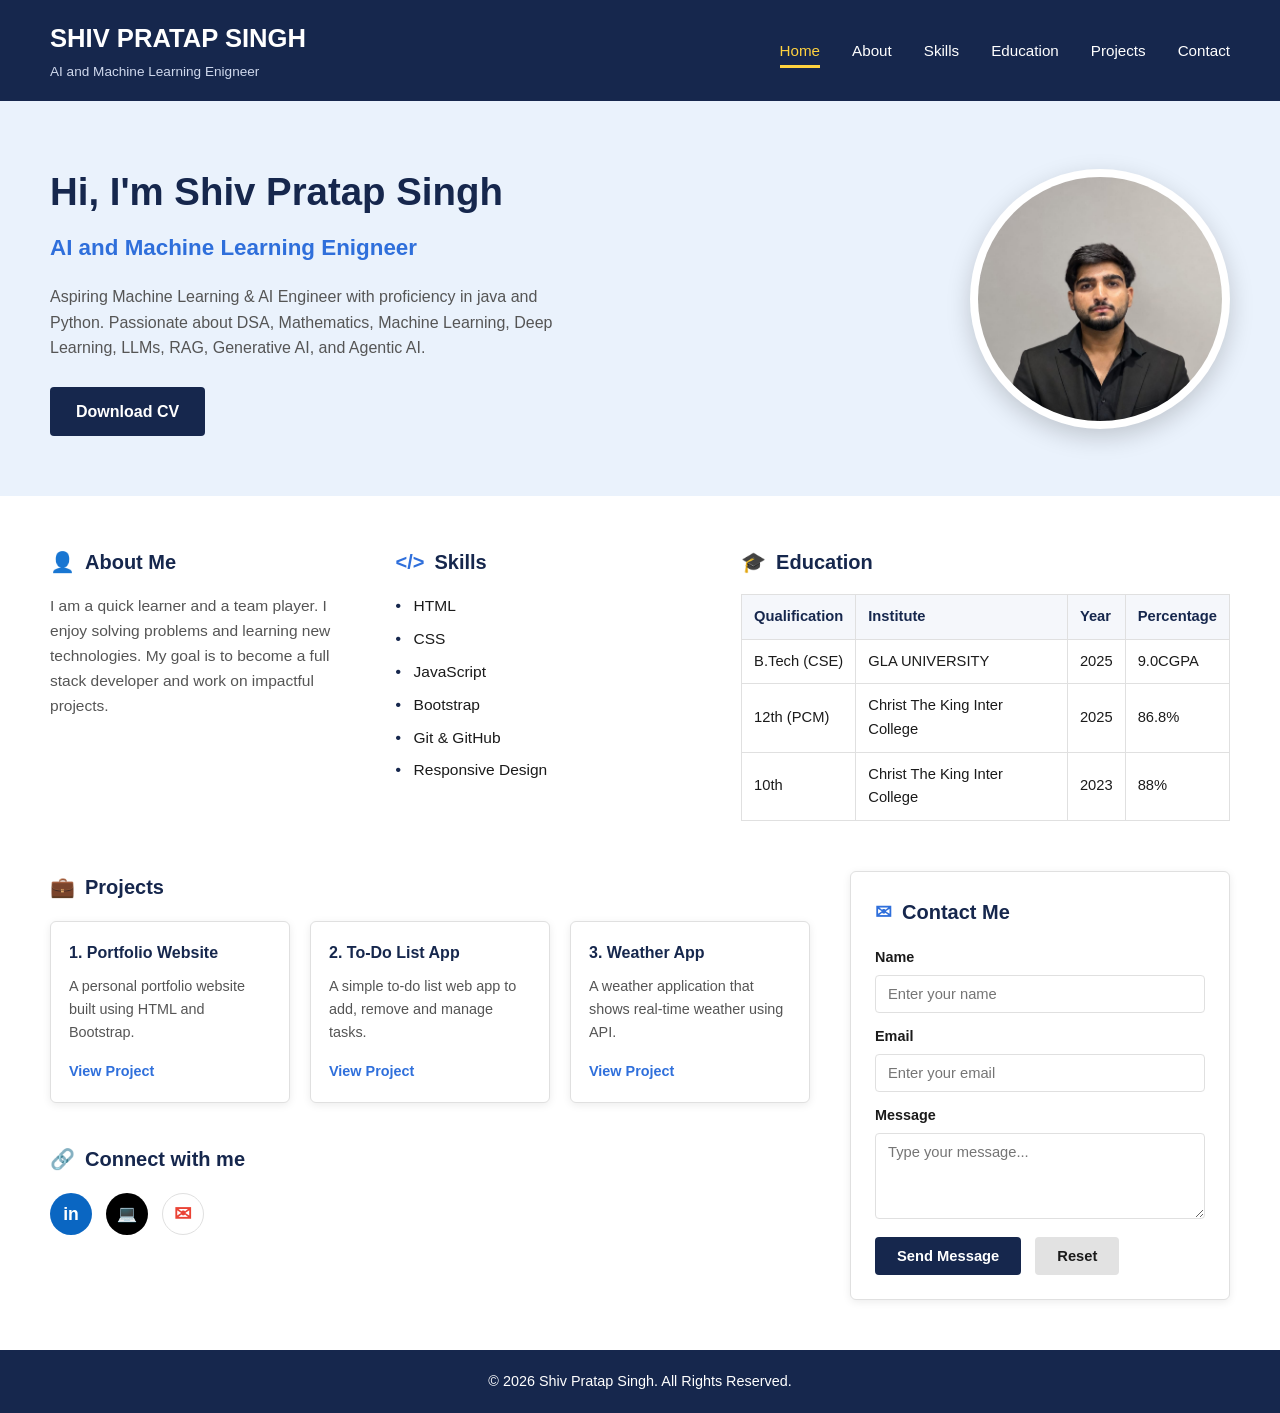
<file: index.html>
<!DOCTYPE html>
<html lang="en">
<head>
<meta charset="UTF-8">
<meta name="viewport" content="width=device-width, initial-scale=1.0">
<title>Shiv Pratap Singh | Web Developer Portfolio</title>
<link rel="stylesheet" href="style.css">
</head>
<body>

  <!-- ===== Header / Navbar ===== -->
  <header class="navbar">
    <div class="brand">
      <h1>SHIV PRATAP SINGH</h1>
      <p>AI and Machine Learning Enigneer</p>
    </div>
    <nav class="nav-links">
      <ul>
        <li><a href="#home" class="active">Home</a></li>
        <li><a href="#about">About</a></li>
        <li><a href="#skills">Skills</a></li>
        <li><a href="#education">Education</a></li>
        <li><a href="#projects">Projects</a></li>
        <li><a href="#contact">Contact</a></li>
      </ul>
    </nav>
  </header>

  <!-- ===== Hero Section ===== -->
  <section id="home" class="hero">
    <div class="hero-text">
      <h2>Hi, I'm Shiv Pratap Singh</h2>
      <h3>AI and Machine Learning Enigneer</h3>
      <p>
        Aspiring Machine Learning & AI Engineer with proficiency in java and Python. Passionate about DSA, Mathematics, Machine Learning, Deep Learning, LLMs, RAG, Generative AI, and Agentic AI.
      </p>
      <a href="#" class="btn-download">Download CV</a>
    </div>
    <div class="hero-image">
      <div class="profile-frame">
        <div class="profile-avatar">
          <img src="image.png" alt="Shiv Pratap Singh">
          
        </div>
      </div>
    </div>
  </section>

  <!-- ===== Main Content ===== -->
  <main>

    <!-- About / Skills / Education Row -->
    <section class="info-grid">

      <!-- About Me -->
      <div id="about" class="info-card">
        <h2><span class="icon">&#128100;</span> About Me</h2>
        <p>
          I am a quick learner and a team player. I enjoy solving problems
          and learning new technologies. My goal is to become a full stack
          developer and work on impactful projects.
        </p>
      </div>

      <!-- Skills -->
      <div id="skills" class="info-card">
        <h2><span class="icon">&#60;/&#62;</span> Skills</h2>
        <ul class="skills-list">
          <li>HTML</li>
          <li>CSS</li>
          <li>JavaScript</li>
          <li>Bootstrap</li>
          <li>Git &amp; GitHub</li>
          <li>Responsive Design</li>
        </ul>
      </div>

      <!-- Education -->
      <div id="education" class="info-card education-card">
        <h2><span class="icon">&#127891;</span> Education</h2>
        <table class="education-table">
          <thead>
            <tr>
              <th>Qualification</th>
              <th>Institute</th>
              <th>Year</th>
              <th>Percentage</th>
            </tr>
          </thead>
          <tbody>
            <tr>
              <td>B.Tech (CSE)</td>
              <td>GLA UNIVERSITY</td>
              <td>2025</td>
              <td>9.0CGPA</td>
            </tr>
            <tr>
              <td>12th (PCM)</td>
              <td>Christ The King Inter College</td>
              <td>2025</td>
              <td>86.8%</td>
            </tr>
            <tr>
              <td>10th</td>
              <td>Christ The King Inter College</td>
              <td>2023</td>
              <td>88%</td>
            </tr>
          </tbody>
        </table>
      </div>
    </section>

    <!-- Projects / Contact Row -->
    <section class="projects-contact-grid">

      <!-- Projects -->
      <div id="projects" class="projects-section">
        <h2><span class="icon">&#128188;</span> Projects</h2>
        <div class="projects-row">

          <div class="project-card">
            <h3>1. Portfolio Website</h3>
            <p>A personal portfolio website built using HTML and Bootstrap.</p>
            <a href="#" class="view-project">View Project</a>
          </div>

          <div class="project-card">
            <h3>2. To-Do List App</h3>
            <p>A simple to-do list web app to add, remove and manage tasks.</p>
            <a href="#" class="view-project">View Project</a>
          </div>

          <div class="project-card">
            <h3>3. Weather App</h3>
            <p>A weather application that shows real-time weather using API.</p>
            <a href="#" class="view-project">View Project</a>
          </div>

        </div>

        <!-- Connect With Me -->
        <div class="connect-section">
          <h2><span class="icon">&#128279;</span> Connect with me</h2>
          <div class="social-icons">
            <a href="#" class="social-icon linkedin" aria-label="LinkedIn">in</a>
            <a href="#" class="social-icon github" aria-label="GitHub">&#128187;</a>
            <a href="#" class="social-icon gmail" aria-label="Gmail">&#9993;</a>
          </div>
        </div>
      </div>

      <!-- Contact Me -->
      <div id="contact" class="contact-section">
        <h2><span class="icon">&#9993;</span> Contact Me</h2>
        <form class="contact-form">
          <label for="name">Name</label>
          <input type="text" id="name" name="name" placeholder="Enter your name">

          <label for="email">Email</label>
          <input type="email" id="email" name="email" placeholder="Enter your email">

          <label for="message">Message</label>
          <textarea id="message" name="message" rows="4" placeholder="Type your message..."></textarea>

          <div class="form-buttons">
            <button type="submit" class="btn-send">Send Message</button>
            <button type="reset" class="btn-reset">Reset</button>
          </div>
        </form>
      </div>

    </section>
  </main>

  <!-- ===== Footer ===== -->
  <footer class="footer">
    <p>&copy; 2026 Shiv Pratap Singh. All Rights Reserved.</p>
  </footer>

</body>
</html>
</file>
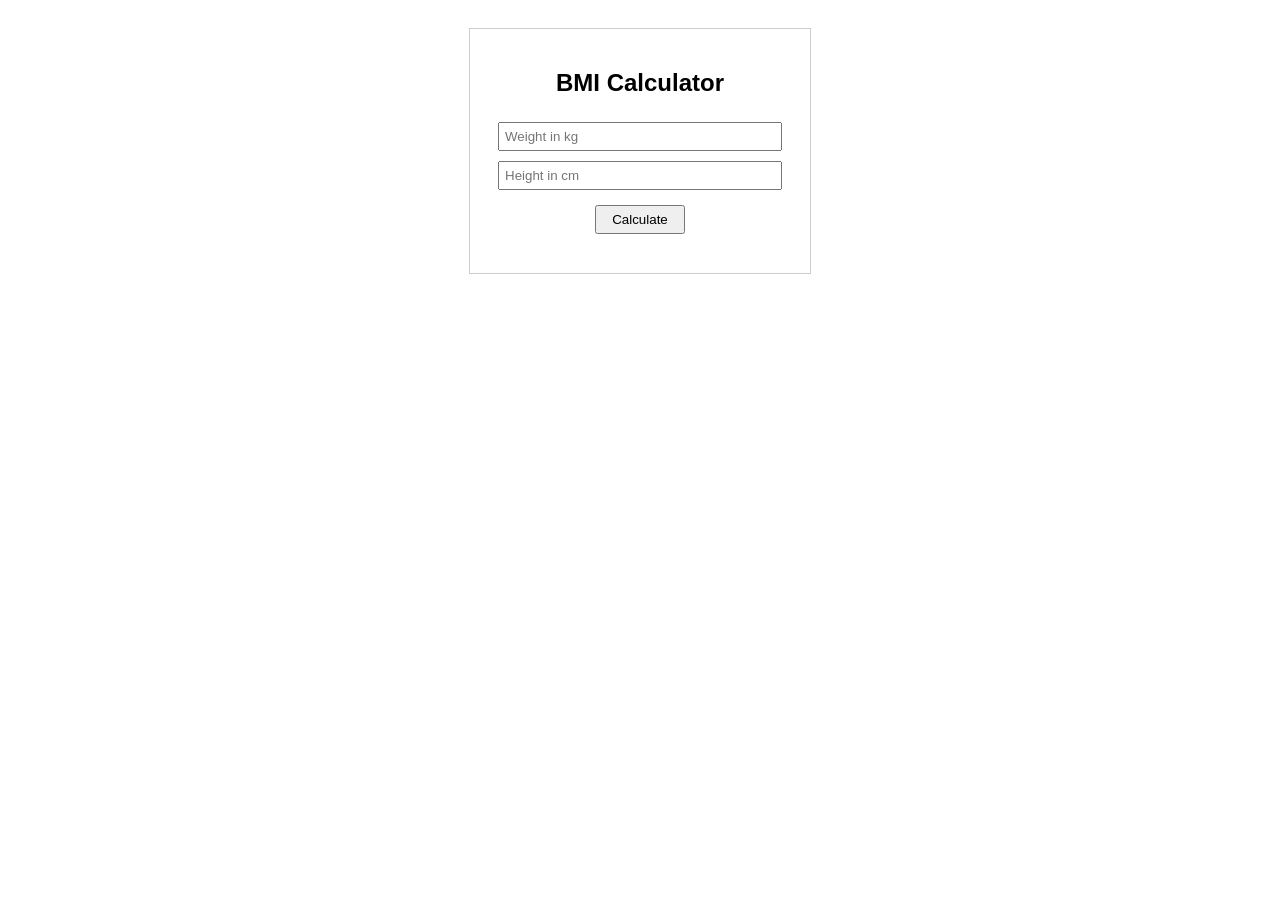
<file: bmi.html>
<!DOCTYPE html>
<html>
<head>
    <title>BMI Calculator</title>
    <style>
        body { font-family: Arial; padding: 20px; text-align: center; }
        .box { border: 1px solid #ccc; padding: 20px; width: 300px; margin: auto; }
        input { margin: 5px; padding: 5px; width: 90%; }
        button { margin-top: 10px; padding: 5px 15px; cursor: pointer; }
    </style>
</head>
<body>
    <div class="box">
        <h2>BMI Calculator</h2>
        <input type="number" id="weight" placeholder="Weight in kg">
        <input type="number" id="height" placeholder="Height in cm">
        <button onclick="calculateBMI()">Calculate</button>
        <h3 id="result"></h3>
    </div>

    <script>
        function calculateBMI() {
            let w = document.getElementById("weight").value;
            let h = document.getElementById("height").value;
            let res = document.getElementById("result");

            if (w == "" || h == "") {
                res.innerHTML = "Please enter both values!";
                return;
            }

            let heightInMeters = h / 100;
            let bmi = (w / (heightInMeters * heightInMeters)).toFixed(1);
            let category = "";

            if (bmi < 18.5) category = "Underweight";
            else if (bmi >= 18.5 && bmi <= 24.9) category = "Normal";
            else category = "Overweight";

            res.innerHTML = "Your BMI: " + bmi + "<br>Category: " + category;
        }
    </script>
</body>
</html>
</file>
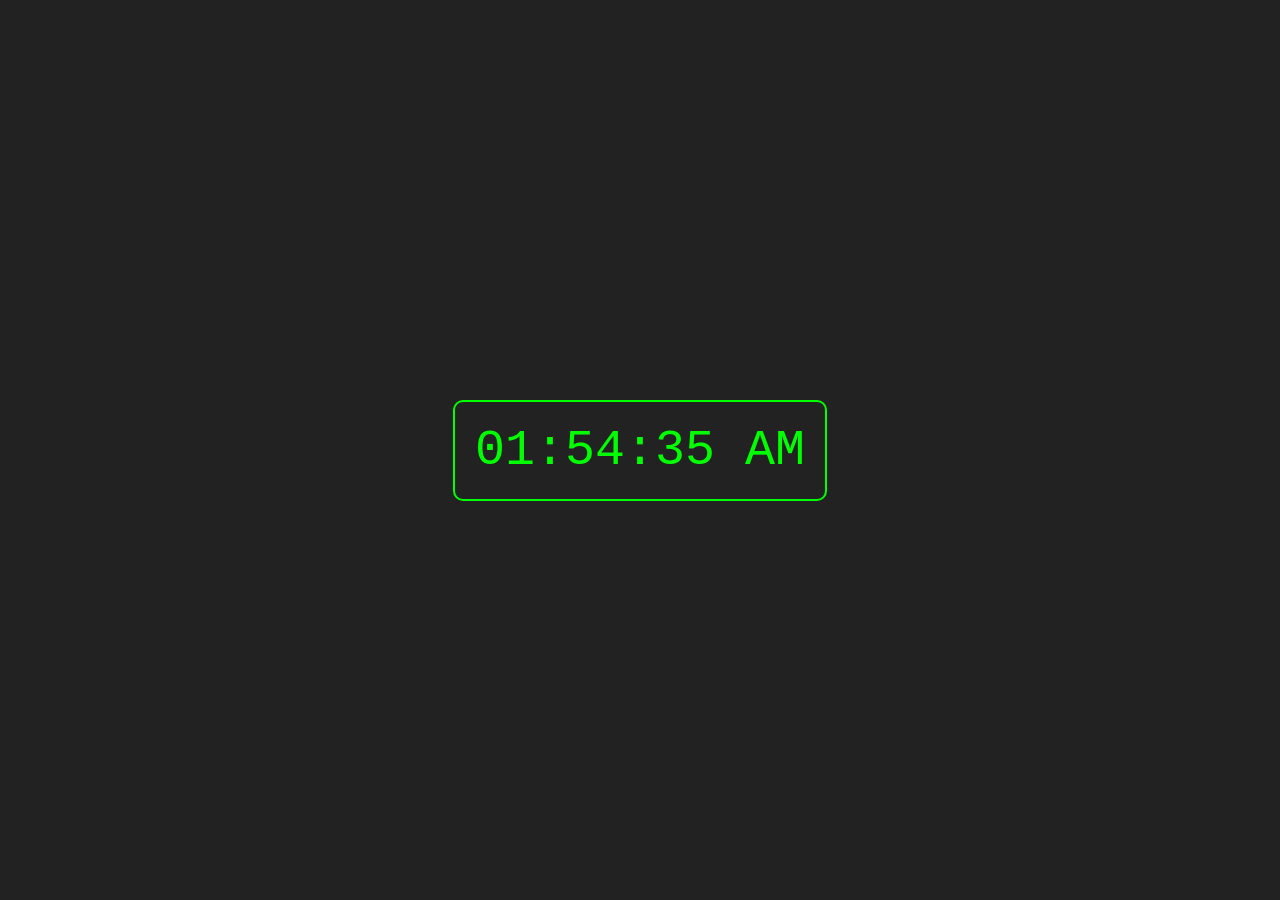
<file: clock.html>
<!DOCTYPE html>
<html>
<head>
    <title>Digital Clock</title>
    <style>
        body { 
        display: flex; 
        justify-content: center; 
        align-items: center; 
        height: 100vh; 
        background-color: #222; 
        margin: 0; }
        #clock { 
        font-size: 50px; 
        font-family: 'Courier New', 
        monospace; color: #00ff00; 
        border: 2px solid #00ff00; 
        padding: 20px; 
        border-radius: 10px; 
        }
    </style>
</head>
<body>
    <div id="clock">00:00:00</div>

    <script>
        function showTime() {
            let date = new Date();
            let h = date.getHours();
            let m = date.getMinutes();
            let s = date.getSeconds();
            let session = "AM";

            if(h == 0) h = 12;
            if(h > 12) {
                h = h - 12;
                session = "PM";
            }

            
            h = (h < 10) ? "0" + h : h;
            m = (m < 10) ? "0" + m : m;
            s = (s < 10) ? "0" + s : s;

            let time = h + ":" + m + ":" + s + " " + session;
            document.getElementById("clock").innerText = time;
        }

        setInterval(showTime, 1000); 
        showTime(); 
    </script>
</body>
</html>
</file>
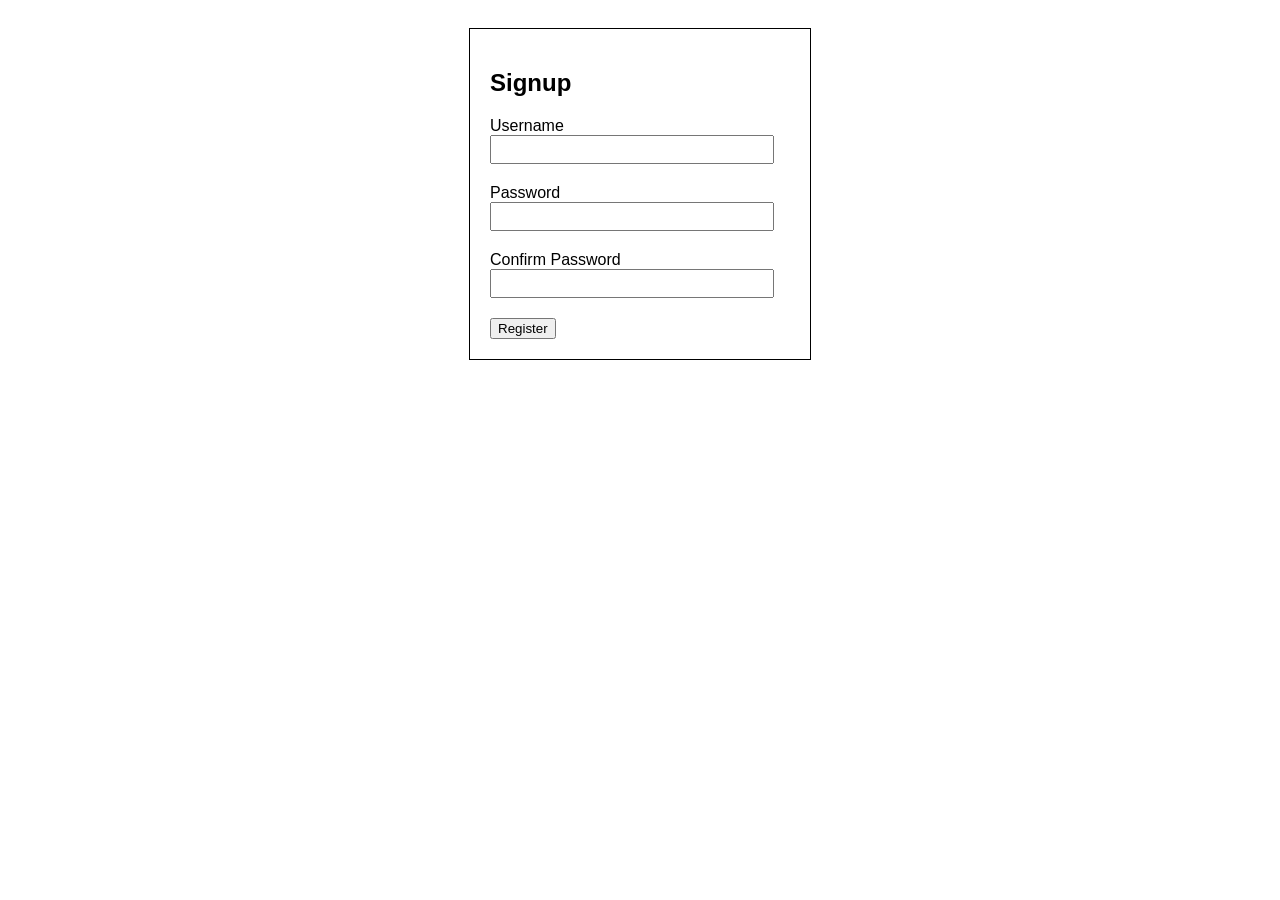
<file: signup.html>
<!DOCTYPE html>
<html>
<head>
    <title>Signup Form</title>
    <style>
        body { font-family: Arial; padding: 20px; }
        .form-box { border: 1px solid #000; padding: 20px; width: 300px; margin: auto; }
        input { width: 90%; margin-bottom: 10px; padding: 5px; }
        .error { color: red; font-size: 12px; margin-bottom: 10px; display: block; }
    </style>
</head>
<body>
    <div class="form-box">
        <h2>Signup</h2>
        <form onsubmit="return validateForm()">
            <label>Username</label>
            <input type="text" id="uname">
            <span id="errName" class="error"></span>

            <label>Password</label>
            <input type="password" id="pass">
            <span id="errPass" class="error"></span>

            <label>Confirm Password</label>
            <input type="password" id="cpass">
            <span id="errCpass" class="error"></span>

            <button type="submit">Register</button>
        </form>
    </div>

    <script>
        function validateForm() {
            let name = document.getElementById("uname").value;
            let pass = document.getElementById("pass").value;
            let cpass = document.getElementById("cpass").value;
            
            document.getElementById("errName").innerHTML = "";
            document.getElementById("errPass").innerHTML = "";
            document.getElementById("errCpass").innerHTML = "";

            let isValid = true;

            if (name.length < 3) {
                document.getElementById("errName").innerHTML = "Name must be at least 3 characters";
                isValid = false;
            }
            if (pass.length < 6) {
                document.getElementById("errPass").innerHTML = "Password must be at least 6 characters";
                isValid = false;
            }
            if (pass !== cpass) {
                document.getElementById("errCpass").innerHTML = "Passwords do not match!";
                isValid = false;
            }

            if(isValid) alert("Signup Successful!");
            return isValid;
        }
    </script>
</body>
</html>
</file>
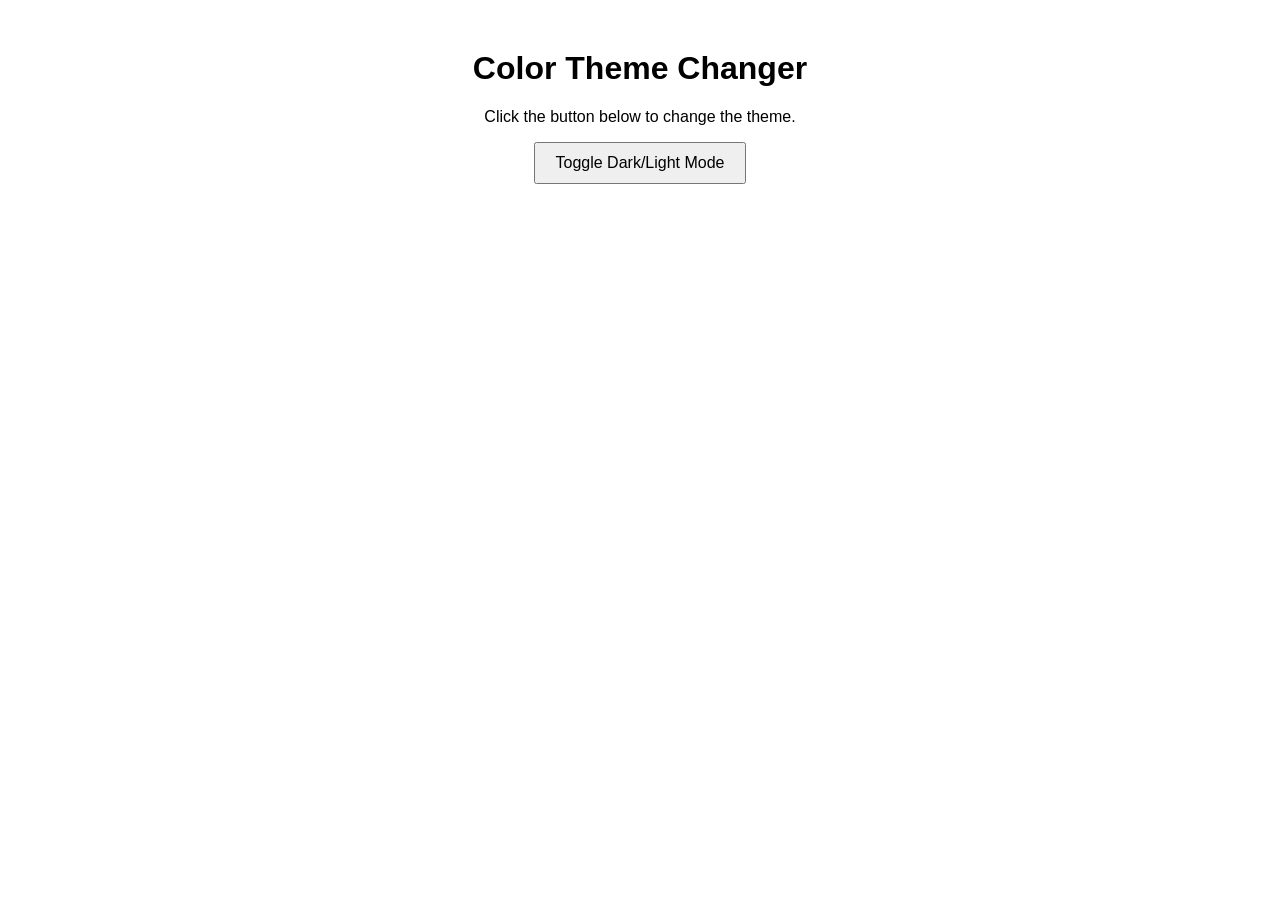
<file: theme.html>
<!DOCTYPE html>
<html>
<head>
    <title>Theme Changer</title>
    <style>
        body { font-family: Arial; text-align: center; margin-top: 50px; transition: 0.3s; }
        button { padding: 10px 20px; font-size: 16px; cursor: pointer; }
    </style>
</head>
<body>
    <h1>Color Theme Changer</h1>
    <p>Click the button below to change the theme.</p>
    
    <button onclick="changeTheme()">Toggle Dark/Light Mode</button>

    <script>
        let isDark = false;
        function changeTheme() {
            if (isDark) {
                document.body.style.backgroundColor = "white";
                document.body.style.color = "black";
                isDark = false;
            } else {
                document.body.style.backgroundColor = "#333";
                document.body.style.color = "white";
                isDark = true;
            }
        }
    </script>
</body>
</html>
</file>
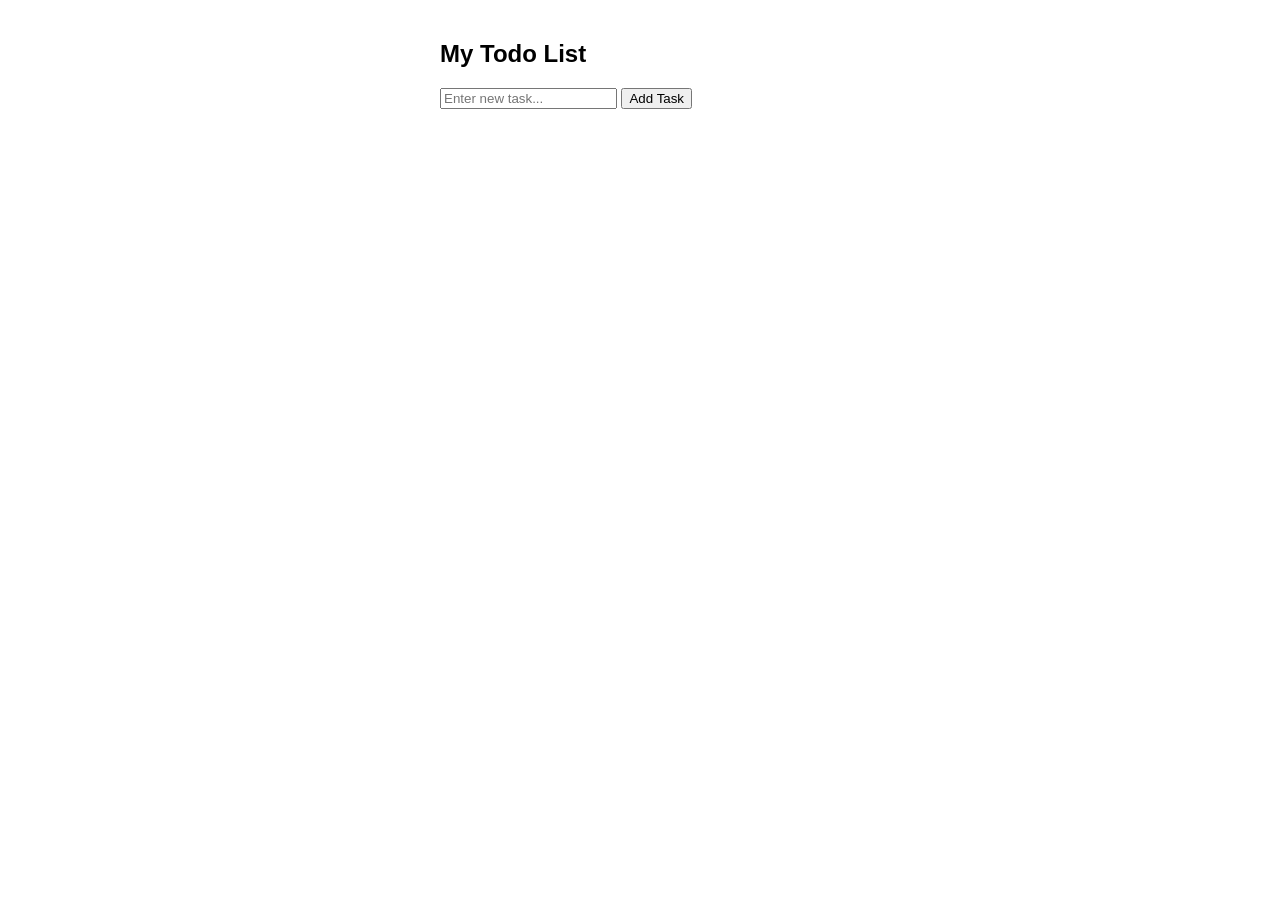
<file: todo.html>
<!DOCTYPE html>
<html>
<head>
    <title>Todo List App</title>
    <style>
        body { font-family: Arial; padding: 20px; max-width: 400px; margin: auto; }
        ul { list-style-type: none; padding: 0; }
        li { padding: 10px; background: #eee; margin-bottom: 5px; display: flex; justify-content: space-between; cursor: pointer; }
        .completed { text-decoration: line-through; color: gray; }
        button { cursor: pointer; }
    </style>
</head>
<body>
    <h2>My Todo List</h2>
    <input type="text" id="taskInp" placeholder="Enter new task...">
    <button onclick="addTask()">Add Task</button>

    <ul id="taskList"></ul>

    <script>
        function addTask() {
            let taskValue = document.getElementById("taskInp").value;
            if (taskValue === "") {
                alert("Please enter a task!");
                return;
            }

            let li = document.createElement("li");
            
            // Task ka text ek span me
            let span = document.createElement("span");
            span.innerText = taskValue;
            
            // Click karne par completed mark ho (strike-through)
            span.onclick = function() {
                this.classList.toggle("completed");
            };

            // Delete button
            let dltBtn = document.createElement("button");
            dltBtn.innerText = "Delete";
            dltBtn.onclick = function() {
                li.remove();
            };

            li.appendChild(span);
            li.appendChild(dltBtn);
            
            document.getElementById("taskList").appendChild(li);
            document.getElementById("taskInp").value = ""; // Input clear karne ke liye
        }
    </script>
</body>
</html>
</file>
<file: style.css>
/* ============ Reset & Base ============ */
* {
  margin: 0;
  padding: 0;
  box-sizing: border-box;
}

body {
  font-family: 'Segoe UI', Arial, Helvetica, sans-serif;
  color: #222831;
  background-color: #ffffff;
  line-height: 1.6;
}

a {
  text-decoration: none;
  color: inherit;
}

ul {
  list-style: none;
}

img {
  max-width: 100%;
  display: block;
}

/* ============ Color Variables ============ */
:root {
  --navy: #16274d;
  --navy-dark: #0f1c38;
  --blue: #2f6fdb;
  --light-blue-bg: #eaf2fc;
  --yellow: #ffd23f;
  --text-dark: #1b1b1b;
  --text-muted: #555555;
  --border-light: #e0e0e0;
  --card-shadow: 0 2px 8px rgba(0, 0, 0, 0.08);
}

/* ============ Navbar ============ */
.navbar {
  background-color: var(--navy);
  color: #ffffff;
  display: flex;
  justify-content: space-between;
  align-items: center;
  padding: 18px 50px;
  flex-wrap: wrap;
}

.brand h1 {
  font-size: 1.6rem;
  font-weight: 700;
}

.brand p {
  font-size: 0.85rem;
  color: #cfd8ec;
  margin-top: 2px;
}

.nav-links ul {
  display: flex;
  gap: 32px;
}

.nav-links a {
  color: #ffffff;
  font-size: 0.95rem;
  font-weight: 500;
  padding-bottom: 6px;
  transition: color 0.2s ease;
}

.nav-links a:hover {
  color: var(--yellow);
}

.nav-links a.active {
  color: var(--yellow);
  border-bottom: 3px solid var(--yellow);
}

/* ============ Hero Section ============ */
.hero {
  background-color: var(--light-blue-bg);
  display: flex;
  justify-content: space-between;
  align-items: center;
  padding: 60px 50px;
  gap: 40px;
  flex-wrap: wrap;
}

.hero-text {
  flex: 1;
  min-width: 300px;
  max-width: 600px;
}

.hero-text h2 {
  font-size: 2.4rem;
  color: var(--navy);
  margin-bottom: 8px;
}

.hero-text h3 {
  font-size: 1.4rem;
  color: var(--blue);
  font-weight: 600;
  margin-bottom: 18px;
}

.hero-text p {
  font-size: 1rem;
  color: var(--text-muted);
  margin-bottom: 26px;
  max-width: 520px;
}

.btn-download {
  display: inline-block;
  background-color: var(--navy);
  color: #ffffff;
  padding: 12px 26px;
  font-weight: 600;
  border-radius: 4px;
  transition: background-color 0.2s ease;
}

.btn-download:hover {
  background-color: var(--navy-dark);
}

.hero-image {
  flex-shrink: 0;
}

.profile-frame {
  width: 260px;
  height: 260px;
  background-color: #ffffff;
  border-radius: 50%;
  box-shadow: 0 8px 24px rgba(0, 0, 0, 0.18);
  display: flex;
  align-items: center;
  justify-content: center;
  padding: 8px;
}

.profile-avatar {
  width: 100%;
  height: 100%;
  border-radius: 50%;
  background: linear-gradient(160deg, #d9e6cf 0%, #b9d1e0 100%);
  position: relative;
  overflow: hidden;
}

.avatar-head {
  width: 90px;
  height: 90px;
  background-color: #e8b98b;
  border-radius: 50%;
  position: absolute;
  top: 45px;
  left: 50%;
  transform: translateX(-50%);
}

.avatar-body {
  width: 160px;
  height: 120px;
  background-color: var(--navy);
  border-radius: 50% 50% 0 0 / 40% 40% 0 0;
  position: absolute;
  bottom: 0;
  left: 50%;
  transform: translateX(-50%);
}

/* ============ Main Layout ============ */
main {
  max-width: 1400px;
  margin: 0 auto;
  padding: 50px;
}

.info-grid {
  display: grid;
  grid-template-columns: 1fr 1fr 1.6fr;
  gap: 40px;
  margin-bottom: 50px;
}

.info-card h2 {
  display: flex;
  align-items: center;
  gap: 10px;
  font-size: 1.25rem;
  color: var(--navy);
  margin-bottom: 16px;
}

.icon {
  color: var(--blue);
  font-style: normal;
}

.info-card p {
  color: var(--text-muted);
  font-size: 0.97rem;
}

.skills-list li {
  position: relative;
  padding-left: 18px;
  margin-bottom: 8px;
  color: var(--text-dark);
  font-size: 0.97rem;
}

.skills-list li::before {
  content: "\2022";
  color: var(--navy);
  position: absolute;
  left: 0;
  font-weight: bold;
}

/* ============ Education Table ============ */
.education-card {
  min-width: 0;
}

.education-table {
  width: 100%;
  border-collapse: collapse;
  font-size: 0.92rem;
}

.education-table th,
.education-table td {
  border: 1px solid var(--border-light);
  padding: 10px 12px;
  text-align: left;
}

.education-table th {
  background-color: #f5f7fb;
  color: var(--navy);
  font-weight: 700;
}

.education-table td {
  color: var(--text-dark);
}

/* ============ Projects & Contact Row ============ */
.projects-contact-grid {
  display: grid;
  grid-template-columns: 2fr 1fr;
  gap: 40px;
  align-items: start;
}

.projects-section h2,
.contact-section h2,
.connect-section h2 {
  display: flex;
  align-items: center;
  gap: 10px;
  font-size: 1.25rem;
  color: var(--navy);
  margin-bottom: 18px;
}

.projects-row {
  display: grid;
  grid-template-columns: repeat(3, 1fr);
  gap: 20px;
  margin-bottom: 40px;
}

.project-card {
  border: 1px solid var(--border-light);
  border-radius: 6px;
  padding: 18px;
  box-shadow: var(--card-shadow);
  background-color: #ffffff;
}

.project-card h3 {
  font-size: 1rem;
  color: var(--navy);
  margin-bottom: 10px;
}

.project-card p {
  font-size: 0.9rem;
  color: var(--text-muted);
  margin-bottom: 14px;
}

.view-project {
  color: var(--blue);
  font-weight: 600;
  font-size: 0.9rem;
}

.view-project:hover {
  text-decoration: underline;
}

/* ============ Connect With Me ============ */
.social-icons {
  display: flex;
  gap: 14px;
}

.social-icon {
  width: 42px;
  height: 42px;
  border-radius: 50%;
  display: flex;
  align-items: center;
  justify-content: center;
  font-weight: 700;
  font-size: 1.1rem;
  color: #ffffff;
}

.social-icon.linkedin {
  background-color: #0a66c2;
}

.social-icon.github {
  background-color: #000000;
  font-size: 1rem;
}

.social-icon.gmail {
  background-color: #ffffff;
  color: #ea4335;
  border: 1px solid var(--border-light);
  font-size: 1.3rem;
}

/* ============ Contact Form ============ */
.contact-section {
  border: 1px solid var(--border-light);
  border-radius: 6px;
  padding: 24px;
  box-shadow: var(--card-shadow);
  background-color: #ffffff;
}

.contact-form {
  display: flex;
  flex-direction: column;
}

.contact-form label {
  font-size: 0.9rem;
  font-weight: 600;
  color: var(--text-dark);
  margin-bottom: 6px;
  margin-top: 12px;
}

.contact-form label:first-child {
  margin-top: 0;
}

.contact-form input,
.contact-form textarea {
  border: 1px solid var(--border-light);
  border-radius: 4px;
  padding: 10px 12px;
  font-size: 0.92rem;
  font-family: inherit;
  color: var(--text-dark);
  resize: vertical;
}

.contact-form input:focus,
.contact-form textarea:focus {
  outline: none;
  border-color: var(--blue);
}

.form-buttons {
  display: flex;
  gap: 14px;
  margin-top: 18px;
}

.btn-send,
.btn-reset {
  padding: 11px 22px;
  font-size: 0.92rem;
  font-weight: 600;
  border: none;
  border-radius: 4px;
  cursor: pointer;
  font-family: inherit;
}

.btn-send {
  background-color: var(--navy);
  color: #ffffff;
}

.btn-send:hover {
  background-color: var(--navy-dark);
}

.btn-reset {
  background-color: #e2e2e2;
  color: var(--text-dark);
}

.btn-reset:hover {
  background-color: #cfcfcf;
}

/* ============ Footer ============ */
.footer {
  background-color: var(--navy);
  color: #ffffff;
  text-align: center;
  padding: 20px;
  font-size: 0.9rem;
}

/* ============ Responsive: Tablet ============ */
@media (max-width: 992px) {
  .info-grid {
    grid-template-columns: 1fr 1fr;
  }

  .education-card {
    grid-column: 1 / -1;
  }

  .projects-contact-grid {
    grid-template-columns: 1fr;
  }

  .projects-row {
    grid-template-columns: repeat(3, 1fr);
  }
}

/* ============ Responsive: Mobile ============ */
@media (max-width: 700px) {
  .navbar {
    flex-direction: column;
    align-items: flex-start;
    gap: 14px;
    padding: 18px 24px;
  }

  .nav-links ul {
    flex-wrap: wrap;
    gap: 18px;
  }

  .hero {
    padding: 40px 24px;
    text-align: center;
    justify-content: center;
  }

  .hero-text {
    text-align: center;
  }

  .hero-text p {
    margin-left: auto;
    margin-right: auto;
  }

  main {
    padding: 30px 24px;
  }

  .info-grid {
    grid-template-columns: 1fr;
  }

  .education-card {
    grid-column: auto;
  }

  .projects-row {
    grid-template-columns: 1fr;
  }

  .education-table {
    font-size: 0.82rem;
  }

  .profile-frame {
    width: 200px;
    height: 200px;
  }
}
</file>
